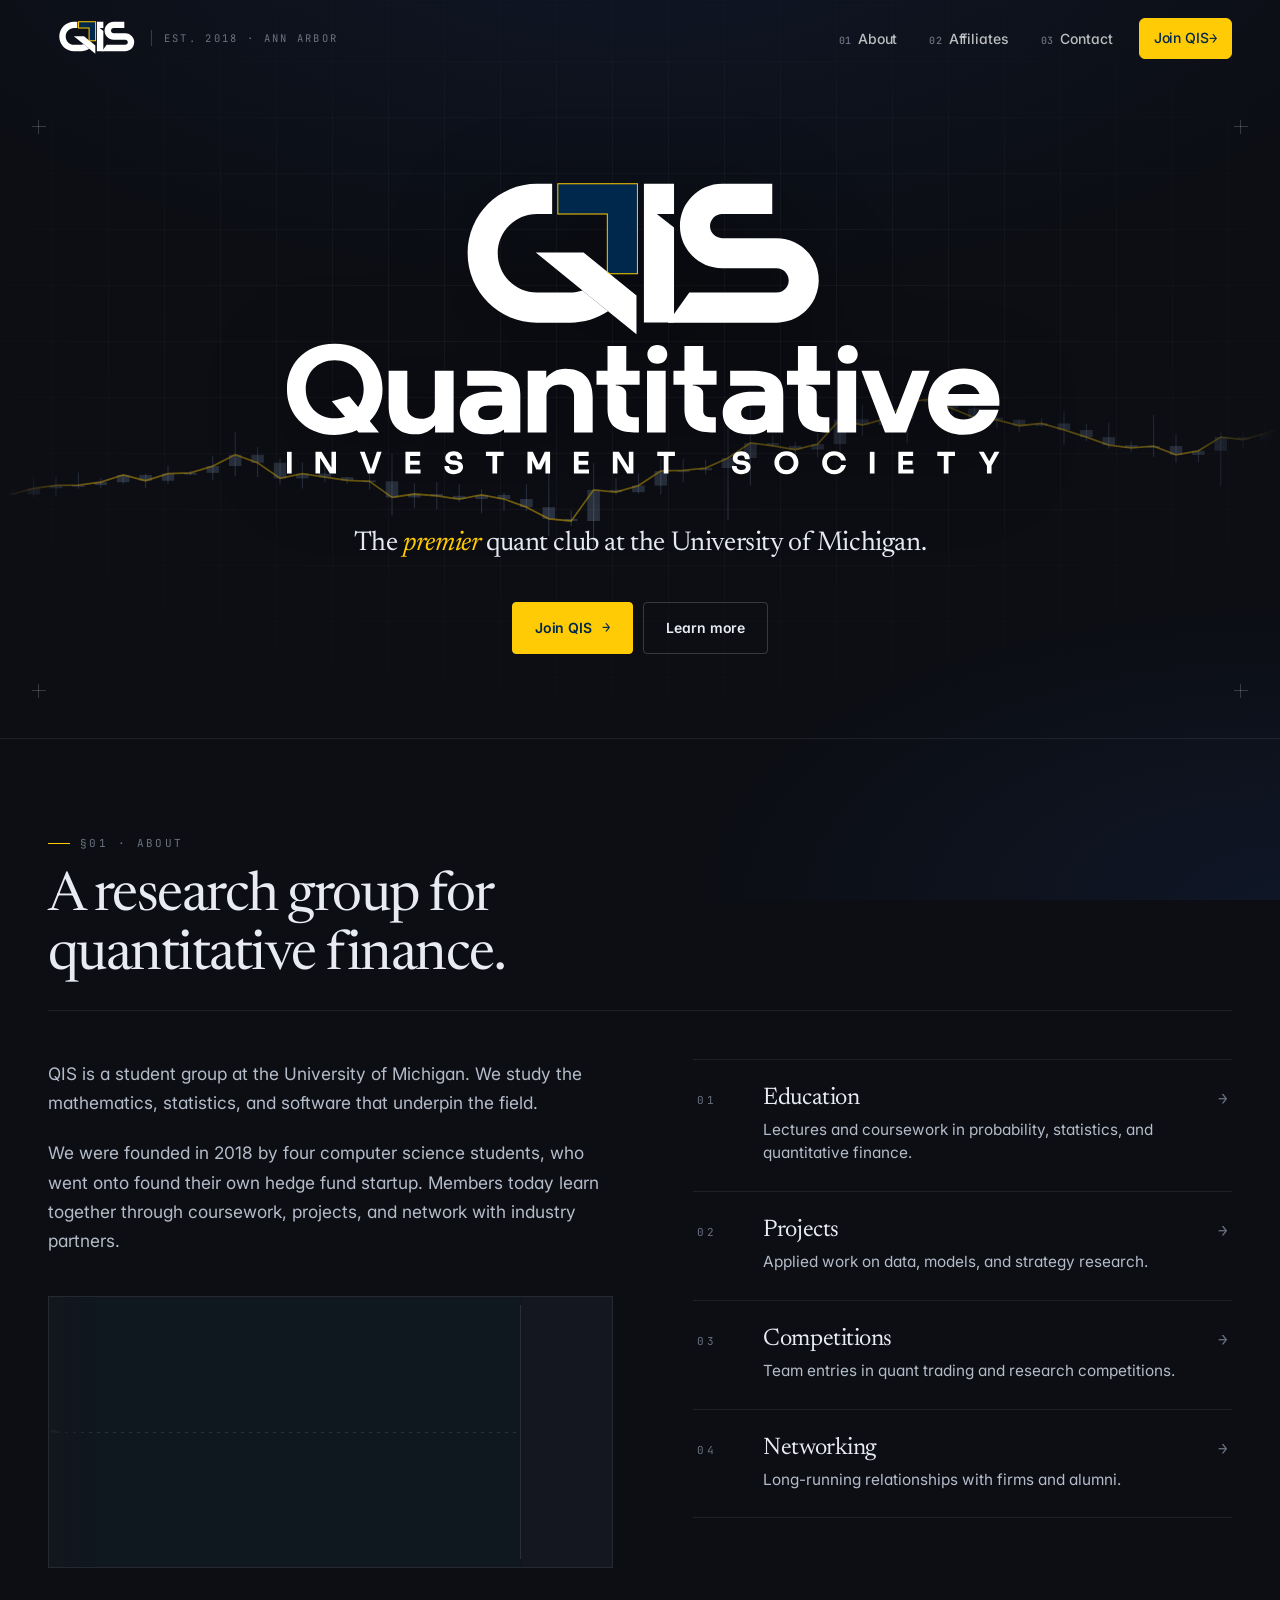
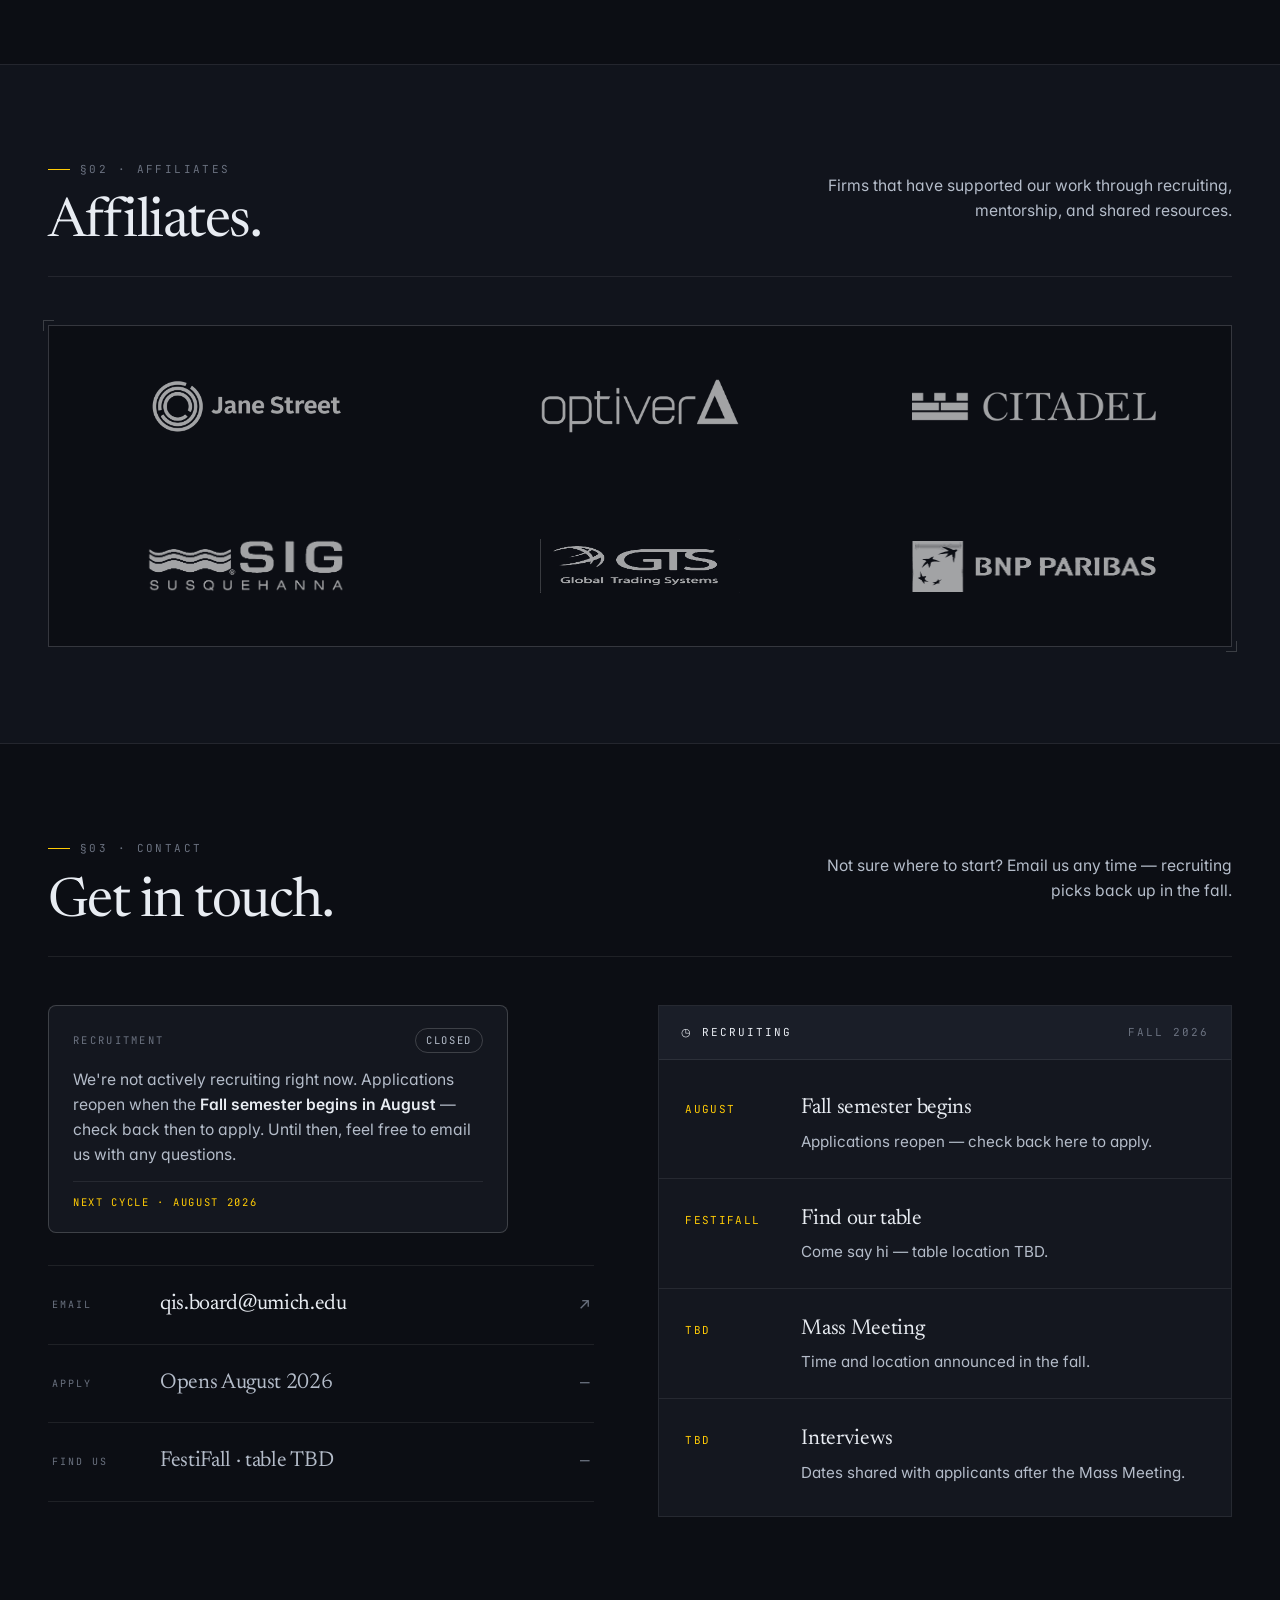
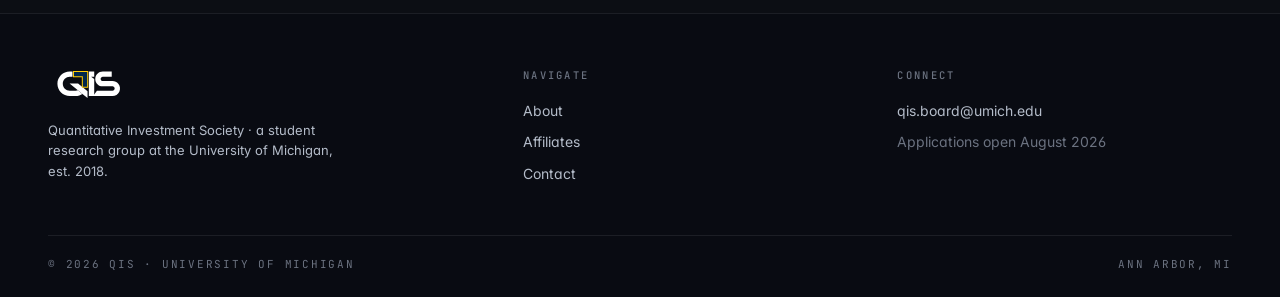
<file: docs/index.html>
<!DOCTYPE html>
<html lang="en">
<head>
    <meta charset="utf-8">
    <meta name="viewport" content="width=device-width, initial-scale=1">
    <meta name="description" content="The premier quantitative finance club at the University of Michigan.">
    <meta name="author" content="Quantitative Investment Society">
    <meta name="theme-color" content="#00274C">

    <title>Quantitative Investment Society &middot; University of Michigan</title>

    <link rel="icon" type="image/svg+xml" href="assets/images/favicon.svg">
    <link rel="icon" type="image/png" href="assets/images/favicon.png">

    <link rel="preconnect" href="https://fonts.googleapis.com">
    <link rel="preconnect" href="https://fonts.gstatic.com" crossorigin>
    <link href="https://fonts.googleapis.com/css2?family=Inter:wght@400;500;600;700&family=JetBrains+Mono:wght@400;500;600&family=Newsreader:ital,wght@0,400;0,500;1,400&display=swap" rel="stylesheet">

    <link rel="stylesheet" href="assets/css/base.css">
    <link rel="stylesheet" href="assets/css/header.css">
    <link rel="stylesheet" href="assets/css/hero.css">
    <link rel="stylesheet" href="assets/css/sections.css">
</head>
<body>

    <!-- ============================================================
         Header
         ============================================================ -->
    <header class="site-header" id="siteHeader">
        <div class="container nav-wrap">
            <a href="#top" class="brand" aria-label="QIS home">
                <img class="brand-mark" src="assets/images/qis-mark-light.svg" alt="QIS">
                <span class="brand-tag">Est. 2018 · Ann Arbor</span>
            </a>
            <button class="nav-toggle" id="navToggle" aria-label="Toggle menu" aria-expanded="false">
                <span></span><span></span><span></span>
            </button>
            <ul class="nav-links" id="navLinks">
                <li><a href="#about"><span class="num">01</span>About</a></li>
                <li><a href="#affiliates"><span class="num">02</span>Affiliates</a></li>
                <li><a href="#contact"><span class="num">03</span>Contact</a></li>
                <li><a class="nav-cta" href="#contact">Join QIS</a></li>
            </ul>
        </div>
    </header>

    <!-- ============================================================
         Hero
         ============================================================ -->
    <section class="hero" id="top">
        <span class="hero-crosshair tl"></span>
        <span class="hero-crosshair tr"></span>
        <span class="hero-crosshair bl"></span>
        <span class="hero-crosshair br"></span>

        <div class="hero-chart" id="heroChart" aria-hidden="true"></div>

        <div class="container hero-inner">
            <img class="hero-wordmark" src="assets/images/qis-wordmark-light.svg" alt="Quantitative Investment Society">

            <p class="hero-tagline">The <em>premier</em> quant club at the University of Michigan.</p>

            <div class="hero-actions">
                <a class="btn btn-primary" href="#contact">
                    Join QIS <span class="arrow">→</span>
                </a>
                <a class="btn btn-ghost" href="#about">Learn more</a>
            </div>
        </div>
    </section>

    <!-- ============================================================
         About
         ============================================================ -->
    <section class="section" id="about">
        <div class="container">
            <div class="section-head reveal">
                <div>
                    <div class="sh-index">§01 · About</div>
                    <h2>A research group for quantitative finance.</h2>
                </div>
            </div>

            <div class="about-grid">
                <div class="about-copy reveal">
                    <p>QIS is a student group at the University of Michigan. We study the mathematics, statistics, and software that underpin the field.</p>
                    <p>We were founded in 2018 by four computer science students, who went onto found their own hedge fund startup. Members today learn together through coursework, projects, and network with industry partners.</p>

                    <div class="about-viz">
                        <canvas class="viz-canvas" id="vizCanvas" aria-hidden="true"></canvas>
                    </div>
                </div>

                <ol class="pillars reveal">
                    <li class="pillar">
                        <span class="pillar-num">01</span>
                        <div class="pillar-body">
                            <h3>Education</h3>
                            <p>Lectures and coursework in probability, statistics, and quantitative finance.</p>
                        </div>
                        <span class="pillar-arrow">→</span>
                    </li>
                    <li class="pillar">
                        <span class="pillar-num">02</span>
                        <div class="pillar-body">
                            <h3>Projects</h3>
                            <p>Applied work on data, models, and strategy research.</p>
                        </div>
                        <span class="pillar-arrow">→</span>
                    </li>
                    <li class="pillar">
                        <span class="pillar-num">03</span>
                        <div class="pillar-body">
                            <h3>Competitions</h3>
                            <p>Team entries in quant trading and research competitions.</p>
                        </div>
                        <span class="pillar-arrow">→</span>
                    </li>
                    <li class="pillar">
                        <span class="pillar-num">04</span>
                        <div class="pillar-body">
                            <h3>Networking</h3>
                            <p>Long-running relationships with firms and alumni.</p>
                        </div>
                        <span class="pillar-arrow">→</span>
                    </li>
                </ol>
            </div>
        </div>
    </section>

    <!-- ============================================================
         Affiliates
         ============================================================ -->
    <section class="section section--alt" id="affiliates">
        <div class="container">
            <div class="section-head reveal">
                <div>
                    <div class="sh-index">§02 · Affiliates</div>
                    <h2>Affiliates.</h2>
                </div>
                <p class="sh-right">Firms that have supported our work through recruiting, mentorship, and shared resources.</p>
            </div>

            <div class="sponsor-grid-wrap reveal">
                <div class="sponsor-grid">
                    <div class="sponsor"><img src="assets/images/logos/janest.png" alt="Jane Street"></div>
                    <div class="sponsor"><img src="assets/images/logos/optiver.png" alt="Optiver"></div>
                    <div class="sponsor"><img src="assets/images/logos/citadel.png" alt="Citadel"></div>
                    <div class="sponsor"><img src="assets/images/logos/sig.png" alt="Susquehanna International Group"></div>
                    <div class="sponsor"><img src="assets/images/logos/gts.png" alt="Global Trading Systems"></div>
                    <div class="sponsor"><img src="assets/images/logos/bnp.png" alt="BNP Paribas"></div>
                </div>
            </div>
        </div>
    </section>

    <!-- ============================================================
         Contact
         ============================================================ -->
    <section class="section" id="contact">
        <div class="container">
            <div class="section-head reveal">
                <div>
                    <div class="sh-index">§03 · Contact</div>
                    <h2>Get in touch.</h2>
                </div>
                <p class="sh-right">Not sure where to start? Email us any time — recruiting picks back up in the fall.</p>
            </div>

            <div class="contact-grid">
                <div class="contact-copy reveal">
                    <div class="recruit-status">
                        <div class="rs-head">
                            <span class="rs-label">Recruitment</span>
                            <span class="rs-state">Closed</span>
                        </div>
                        <p class="rs-body">We're not actively recruiting right now. Applications reopen when the <strong>Fall semester begins in August</strong> — check back then to apply. Until then, feel free to email us with any questions.</p>
                        <div class="rs-foot mono">Next cycle · August 2026</div>
                    </div>
                    <div class="contact-links">
                        <a class="contact-link" href="mailto:qis.board@umich.edu">
                            <span class="cl-badge">Email</span>
                            <span class="cl-value">qis.board@umich.edu</span>
                            <span class="cl-arrow">↗</span>
                        </a>
                        <div class="contact-link is-static">
                            <span class="cl-badge">Apply</span>
                            <span class="cl-value">Opens August 2026</span>
                            <span class="cl-arrow">—</span>
                        </div>
                        <div class="contact-link is-static">
                            <span class="cl-badge">Find us</span>
                            <span class="cl-value">FestiFall · table TBD</span>
                            <span class="cl-arrow">—</span>
                        </div>
                    </div>
                </div>

                <div class="agenda-card reveal">
                    <div class="map-head">
                        <span class="mh-loc">◷ Recruiting</span>
                        <span class="mh-coord mono">Fall 2026</span>
                    </div>
                    <ul class="agenda-list">
                        <li class="agenda-item">
                            <span class="ag-when mono">August</span>
                            <div class="ag-body">
                                <div class="ag-title">Fall semester begins</div>
                                <div class="ag-desc">Applications reopen — check back here to apply.</div>
                            </div>
                        </li>
                        <li class="agenda-item">
                            <span class="ag-when mono">FestiFall</span>
                            <div class="ag-body">
                                <div class="ag-title">Find our table</div>
                                <div class="ag-desc">Come say hi — table location TBD.</div>
                            </div>
                        </li>
                        <li class="agenda-item">
                            <span class="ag-when mono">TBD</span>
                            <div class="ag-body">
                                <div class="ag-title">Mass Meeting</div>
                                <div class="ag-desc">Time and location announced in the fall.</div>
                            </div>
                        </li>
                        <li class="agenda-item">
                            <span class="ag-when mono">TBD</span>
                            <div class="ag-body">
                                <div class="ag-title">Interviews</div>
                                <div class="ag-desc">Dates shared with applicants after the Mass Meeting.</div>
                            </div>
                        </li>
                    </ul>
                </div>
            </div>
        </div>
    </section>

    <!-- ============================================================
         Footer
         ============================================================ -->
    <footer class="site-footer">
        <div class="container">
            <div class="footer-top">
                <div class="footer-brand-col">
                    <a href="#top" class="footer-brand" aria-label="QIS home">
                        <img src="assets/images/qis-mark-light.svg" alt="QIS">
                    </a>
                    <p class="footer-tagline">Quantitative Investment Society &middot; a student research group at the University of Michigan, est. 2018.</p>
                </div>
                <div class="footer-col">
                    <h4>Navigate</h4>
                    <ul>
                        <li><a href="#about">About</a></li>
                        <li><a href="#affiliates">Affiliates</a></li>
                        <li><a href="#contact">Contact</a></li>
                    </ul>
                </div>
                <div class="footer-col">
                    <h4>Connect</h4>
                    <ul>
                        <li><a href="mailto:qis.board@umich.edu">qis.board@umich.edu</a></li>
                        <li><span class="footer-muted">Applications open August 2026</span></li>
                    </ul>
                </div>
            </div>

            <div class="footer-bot">
                <div>© 2026 QIS · University of Michigan</div>
                <div>Ann Arbor, MI</div>
            </div>
        </div>
    </footer>

    <script src="assets/js/qis.js" defer></script>
    <script src="assets/js/viz.js" defer></script>
</body>
</html>
</file>
<file: docs/assets/css/base.css>
/* ============================================================
   QIS · base tokens, reset, typography
   ============================================================ */

:root {
    /* Brand */
    --navy:        #00274C;
    --navy-deep:   #001a36;
    --maize:       #FFCB05;
    --maize-soft:  #ffd94a;

    /* Neutrals — deep blue-charcoal, lifted off pure black */
    --paper:       #0c0e14;   /* page base */
    --paper-alt:   #11141c;   /* alternating section band */
    --ink:         #e8ecf2;   /* primary text */
    --ink-dim:     #b4bcc9;   /* secondary */
    --ink-faint:   #6b7280;   /* tertiary / labels */
    --surface:     #14171f;
    --surface-2:   #1a1e28;
    --surface-3:   #222734;

    /* Soft depth glow tint (navy), painted faintly behind the page */
    --glow:        rgba(40, 95, 200, 0.10);

    /* Tint — base channel for subtle overlays/lines; flips per theme */
    --tint-rgb:    255, 255, 255;

    /* Deep chrome surfaces (ticker bar, footer, glassy header, mobile nav) */
    --bar-bg:           #070910;
    --footer-bg:        #090b12;
    --header-scroll-bg: rgba(7, 8, 11, 0.78);
    --nav-mobile-bg:    rgba(14, 16, 22, 0.96);

    /* Filters that must invert per theme */
    --map-filter:        invert(0.92) hue-rotate(180deg) brightness(0.95) contrast(0.95) saturate(0.9);
    --logo-filter:       grayscale(1) brightness(0) invert(0.78) contrast(0.95);
    --logo-filter-hover: grayscale(0) brightness(0) invert(1);
    --wordmark-shadow:   rgba(0,0,0,0.45);

    /* Lines */
    --hair:        rgba(var(--tint-rgb), 0.08);
    --hair-strong: rgba(var(--tint-rgb), 0.18);

    /* Data accents (use sparingly, data only) */
    --bull:        #4ade80;   /* terminal green */
    --bear:        #f87171;   /* risk red */
    --signal:      #60a5fa;   /* research blue */

    /* Emphasis text accent — readable per theme */
    --accent-ink:  var(--maize);

    /* Motion */
    --ease:        cubic-bezier(0.22, 1, 0.36, 1);
    --ease-in:     cubic-bezier(0.6, 0, 0.8, 0.2);

    /* Shadow */
    --shadow-sm:   0 1px 0 rgba(var(--tint-rgb),0.04) inset, 0 2px 8px rgba(0,0,0,0.25);
    --shadow-md:   0 1px 0 rgba(var(--tint-rgb),0.04) inset, 0 10px 30px rgba(0,0,0,0.35);

    /* Radii */
    --r-xs: 4px;
    --r-sm: 8px;
    --r-md: 12px;

    /* Layout */
    --container:   1240px;
    --gutter:      28px;

    /* Fonts */
    --f-sans:  'Inter', -apple-system, BlinkMacSystemFont, 'Segoe UI', Roboto, sans-serif;
    --f-serif: 'Newsreader', 'Iowan Old Style', Georgia, serif;
    --f-mono:  'JetBrains Mono', 'SF Mono', Menlo, Consolas, monospace;
}

/* ============================================================
   Reset
   ============================================================ */

* { box-sizing: border-box; }

html {
    scroll-behavior: smooth;
    -webkit-text-size-adjust: 100%;
}

body {
    margin: 0;
    font-family: var(--f-sans);
    font-size: 16px;
    line-height: 1.55;
    color: var(--ink);
    background-color: var(--paper);
    background-image:
        radial-gradient(ellipse 90% 60% at 50% -10%, var(--glow), transparent 70%),
        radial-gradient(ellipse 70% 50% at 100% 100%, var(--glow), transparent 65%);
    background-attachment: fixed;
    -webkit-font-smoothing: antialiased;
    -moz-osx-font-smoothing: grayscale;
    overflow-x: hidden;
    font-feature-settings: "ss01", "cv11";
}

/* Alternating tonal band to break up the page */
.section--alt {
    background: var(--paper-alt);
    border-top: 1px solid var(--hair);
    border-bottom: 1px solid var(--hair);
}

img, svg { max-width: 100%; display: block; }

a {
    color: inherit;
    text-decoration: none;
    transition: color .2s var(--ease);
}

button { font: inherit; }

/* Editorial heads — serif for h2s, sans stays on small heads */
h1, h2, h3, h4 {
    margin: 0 0 .35em;
    color: var(--ink);
    letter-spacing: -0.02em;
    line-height: 1.08;
    font-weight: 500;
}

h1 {
    font-family: var(--f-serif);
    font-size: clamp(2.6rem, 6.4vw, 5rem);
    font-weight: 400;
    letter-spacing: -0.035em;
}

h2 {
    font-family: var(--f-serif);
    font-size: clamp(2rem, 4.4vw, 3.4rem);
    font-weight: 400;
    letter-spacing: -0.028em;
}

h3 {
    font-family: var(--f-sans);
    font-size: 1.1rem;
    font-weight: 600;
    letter-spacing: -0.01em;
}

p {
    margin: 0 0 1em;
    color: var(--ink-dim);
}

/* Monospace utility — used everywhere for data/labels/codes */
.mono {
    font-family: var(--f-mono);
    font-feature-settings: "tnum", "zero";
}

/* Tiny all-caps section label (the "terminal" label) */
.kicker {
    font-family: var(--f-mono);
    font-size: 11px;
    font-weight: 500;
    letter-spacing: 0.22em;
    text-transform: uppercase;
    color: var(--ink-faint);
    display: inline-flex;
    align-items: center;
    gap: 8px;
}

.kicker::before {
    content: "";
    width: 6px;
    height: 6px;
    background: var(--maize);
    border-radius: 1px;
    display: inline-block;
}

.kicker--plain::before { display: none; }

/* Layout */
.container {
    max-width: var(--container);
    margin: 0 auto;
    padding: 0 var(--gutter);
}

.hairline {
    height: 1px;
    background: var(--hair);
    border: 0;
    margin: 0;
}

.section {
    padding: 96px 0;
    position: relative;
}

@media (max-width: 960px) {
    .section { padding: 64px 0; }
}

/* Reveal-on-scroll */
.reveal {
    opacity: 0;
    transform: translateY(16px);
    transition: opacity .9s var(--ease), transform .9s var(--ease);
}
.reveal.is-in {
    opacity: 1;
    transform: translateY(0);
}

/* Selection */
::selection { background: var(--maize); color: var(--navy); }

/* Reduced motion */
@media (prefers-reduced-motion: reduce) {
    *, *::before, *::after {
        animation-duration: .001ms !important;
        transition-duration: .001ms !important;
    }
    html { scroll-behavior: auto; }
}
</file>
<file: docs/assets/css/header.css>
/* ============================================================
   QIS · Ticker bar (top of page)
   ============================================================ */

.ticker-bar {
    position: fixed;
    top: 0; left: 0; right: 0;
    height: 32px;
    background: var(--bar-bg);
    border-bottom: 1px solid var(--hair);
    color: var(--ink-dim);
    font-family: var(--f-mono);
    font-size: 11.5px;
    letter-spacing: 0.04em;
    z-index: 60;
    display: flex;
    align-items: center;
    overflow: hidden;
}

.ticker-bar .tb-label {
    flex: 0 0 auto;
    padding: 0 14px;
    height: 100%;
    display: inline-flex;
    align-items: center;
    gap: 8px;
    background: var(--navy);
    color: var(--maize);
    font-weight: 600;
    letter-spacing: 0.18em;
    border-right: 1px solid var(--hair);
    white-space: nowrap;
}

.tb-label .tb-dot {
    width: 6px; height: 6px;
    border-radius: 50%;
    background: var(--maize);
    box-shadow: 0 0 8px var(--maize);
    animation: tb-blink 1.6s ease-in-out infinite;
}

@keyframes tb-blink {
    0%, 100% { opacity: 1; }
    50%      { opacity: 0.25; }
}

.ticker-track-wrap {
    flex: 1 1 auto;
    overflow: hidden;
    position: relative;
    mask-image: linear-gradient(90deg, transparent 0, #000 40px, #000 calc(100% - 40px), transparent 100%);
    -webkit-mask-image: linear-gradient(90deg, transparent 0, #000 40px, #000 calc(100% - 40px), transparent 100%);
}

.ticker-track {
    display: inline-flex;
    align-items: center;
    gap: 34px;
    padding-left: 34px;
    white-space: nowrap;
    animation: ticker-scroll 90s linear infinite;
    will-change: transform;
}

@keyframes ticker-scroll {
    from { transform: translate3d(0, 0, 0); }
    to   { transform: translate3d(-50%, 0, 0); }
}

.ticker-bar:hover .ticker-track { animation-play-state: paused; }

.tk { display: inline-flex; align-items: center; gap: 8px; }
.tk-sym { color: var(--ink); font-weight: 600; }
.tk-price { color: var(--ink-dim); }
.tk-chg { font-weight: 500; }
.tk-chg.up   { color: var(--bull); }
.tk-chg.down { color: var(--bear); }
.tk-sep { color: var(--ink-faint); }

/* ============================================================
   Header
   ============================================================ */

.site-header {
    position: fixed;
    top: 0; left: 0; right: 0;
    z-index: 50;
    padding: 18px 0;
    transition: background .25s var(--ease), backdrop-filter .25s var(--ease),
                box-shadow .25s var(--ease), padding .25s var(--ease),
                border-color .25s var(--ease);
    border-bottom: 1px solid transparent;
}

.site-header.is-scrolled {
    background: var(--header-scroll-bg);
    backdrop-filter: saturate(160%) blur(14px);
    -webkit-backdrop-filter: saturate(160%) blur(14px);
    border-bottom-color: var(--hair);
    padding: 12px 0;
}

.nav-wrap {
    display: flex;
    align-items: center;
    justify-content: space-between;
    gap: 24px;
}

.brand {
    display: inline-flex;
    align-items: center;
    gap: 12px;
    position: relative;
}

.brand-mark {
    height: 36px;
    width: auto;
    transition: height .25s var(--ease);
}

.brand-tag {
    font-family: var(--f-mono);
    font-size: 10.5px;
    letter-spacing: 0.22em;
    text-transform: uppercase;
    color: var(--ink-faint);
    border-left: 1px solid var(--hair-strong);
    padding-left: 12px;
    display: none;
}

@media (min-width: 760px) {
    .brand-tag { display: inline-block; }
}

.site-header.is-scrolled .brand-mark { height: 30px; }

.nav-links {
    display: flex;
    align-items: center;
    gap: 4px;
    list-style: none;
    margin: 0; padding: 0;
}

.nav-links > li > a {
    display: inline-block;
    padding: 8px 14px;
    color: rgba(var(--tint-rgb), 0.72);
    font-size: 14px;
    font-weight: 500;
    letter-spacing: -0.005em;
    position: relative;
    border-radius: 6px;
}

.nav-links > li > a:hover {
    color: var(--ink);
    background: rgba(var(--tint-rgb), 0.04);
}

.nav-links > li > a .num {
    font-family: var(--f-mono);
    color: var(--ink-faint);
    font-size: 10px;
    margin-right: 6px;
    letter-spacing: 0.06em;
}

.nav-cta {
    display: inline-flex;
    align-items: center;
    gap: 8px;
    padding: 9px 16px 9px 18px;
    margin-left: 8px;
    background: var(--maize);
    color: var(--navy) !important;
    font-weight: 600;
    font-size: 13.5px;
    border-radius: 4px;
    border: 1px solid var(--maize);
    transition: background .2s var(--ease), transform .2s var(--ease), box-shadow .2s var(--ease);
}

.nav-cta:hover {
    background: var(--maize-soft);
    transform: translateY(-1px);
    box-shadow: 0 6px 16px rgba(255,203,5,0.18);
}

.nav-cta::after {
    content: "→";
    font-family: var(--f-mono);
    font-weight: 400;
}

.nav-toggle {
    display: none;
    background: transparent;
    border: 1px solid var(--hair-strong);
    border-radius: 4px;
    padding: 8px 10px;
    cursor: pointer;
}
.nav-toggle span {
    display: block;
    width: 18px; height: 1.5px;
    background: var(--ink);
    margin: 4px 0;
}

@media (max-width: 760px) {
    .nav-toggle { display: block; }
    .nav-links {
        position: fixed;
        top: 72px; left: 16px; right: 16px;
        flex-direction: column;
        align-items: stretch;
        gap: 2px;
        padding: 14px;
        background: var(--nav-mobile-bg);
        border: 1px solid var(--hair-strong);
        border-radius: 8px;
        box-shadow: var(--shadow-md);
        backdrop-filter: blur(12px);
        transform: translateY(-8px);
        opacity: 0;
        pointer-events: none;
        transition: transform .25s var(--ease), opacity .25s var(--ease);
    }
    .nav-links.is-open {
        transform: translateY(0);
        opacity: 1;
        pointer-events: auto;
    }
    .nav-links > li > a { padding: 12px 14px; }
    .nav-cta { margin: 6px 0 0; justify-content: center; }
}

/* ============================================================
   Buttons
   ============================================================ */

.btn {
    display: inline-flex;
    align-items: center;
    gap: 10px;
    padding: 14px 22px;
    font-weight: 600;
    font-size: 14px;
    letter-spacing: -0.005em;
    border-radius: 4px;
    border: 1px solid transparent;
    cursor: pointer;
    white-space: nowrap;
    transition: background .2s var(--ease), color .2s var(--ease),
                border-color .2s var(--ease), transform .2s var(--ease),
                box-shadow .2s var(--ease);
}

.btn .arrow {
    font-family: var(--f-mono);
    font-weight: 400;
    transition: transform .25s var(--ease);
}
.btn:hover .arrow { transform: translateX(3px); }

.btn-primary {
    background: var(--maize);
    color: var(--navy);
    border-color: var(--maize);
}
.btn-primary:hover {
    background: var(--maize-soft);
    box-shadow: 0 8px 22px rgba(255,203,5,0.2);
    transform: translateY(-1px);
}

.btn-ghost {
    background: transparent;
    color: var(--ink);
    border-color: var(--hair-strong);
}
.btn-ghost:hover {
    border-color: rgba(var(--tint-rgb), 0.38);
    background: rgba(var(--tint-rgb), 0.03);
}
</file>
<file: docs/assets/css/hero.css>
/* ============================================================
   QIS · Hero
   ============================================================ */

.hero {
    position: relative;
    padding: 168px 0 84px;
    overflow: hidden;
    isolation: isolate;
    border-bottom: 1px solid var(--hair);
}

/* Technical grid background with animated scan line */
.hero::before {
    content: "";
    position: absolute; inset: 0;
    background-image:
        linear-gradient(rgba(var(--tint-rgb),0.045) 1px, transparent 1px),
        linear-gradient(90deg, rgba(var(--tint-rgb),0.045) 1px, transparent 1px);
    background-size: 56px 56px;
    background-position: center center;
    mask-image: radial-gradient(ellipse 80% 70% at 50% 45%, #000 20%, transparent 85%);
    -webkit-mask-image: radial-gradient(ellipse 80% 70% at 50% 45%, #000 20%, transparent 85%);
    z-index: 0;
}

/* Crosshair corner marks */
.hero-crosshair {
    position: absolute;
    z-index: 0;
    width: 14px;
    height: 14px;
    color: var(--hair-strong);
    pointer-events: none;
}
.hero-crosshair::before,
.hero-crosshair::after {
    content: "";
    position: absolute;
    background: currentColor;
}
.hero-crosshair::before { left: 6px; top: 0; bottom: 0; width: 1px; }
.hero-crosshair::after  { top: 6px; left: 0; right: 0; height: 1px; }

.hero-crosshair.tl { top: 120px; left: 32px; }
.hero-crosshair.tr { top: 120px; right: 32px; }
.hero-crosshair.bl { bottom: 40px; left: 32px; }
.hero-crosshair.br { bottom: 40px; right: 32px; }

@media (max-width: 720px) {
    .hero-crosshair { display: none; }
}

.hero-inner {
    position: relative;
    z-index: 2;
    max-width: 1040px;
    margin: 0 auto;
    text-align: center;
    display: flex;
    flex-direction: column;
    align-items: center;
    gap: 36px;
}

/* Market chart background */
.hero-chart {
    position: absolute;
    left: 0; right: 0; bottom: 0;
    height: 68%;
    z-index: 0;
    pointer-events: none;
    opacity: 0.95;
    mask-image:
        linear-gradient(to top, #000 22%, rgba(0,0,0,0.65) 55%, transparent 92%),
        linear-gradient(to right, transparent, #000 7%, #000 93%, transparent);
    -webkit-mask-image:
        linear-gradient(to top, #000 22%, rgba(0,0,0,0.65) 55%, transparent 92%),
        linear-gradient(to right, transparent, #000 7%, #000 93%, transparent);
    mask-composite: intersect;
    -webkit-mask-composite: source-in;
}
.hero-chart svg { width: 100%; height: 100%; display: block; }

.hero-chart .hc-wick { stroke-width: 1; }
.hero-chart .hc-line {
    fill: none;
    stroke: var(--maize);
    stroke-width: 1.5;
    opacity: 0.6;
}

/* Eyebrow with live dot */
.hero-meta {
    display: inline-flex;
    align-items: center;
    gap: 16px;
    padding: 6px 14px 6px 10px;
    border: 1px solid var(--hair-strong);
    border-radius: 999px;
    background: rgba(var(--tint-rgb),0.02);
    font-family: var(--f-mono);
    font-size: 11px;
    letter-spacing: 0.14em;
    text-transform: uppercase;
    color: var(--ink-dim);
}

.hero-meta .hm-dot {
    width: 7px; height: 7px;
    border-radius: 50%;
    background: var(--bull);
    box-shadow: 0 0 0 0 rgba(74,222,128,0.6);
    animation: hm-pulse 2.4s ease-out infinite;
}

@keyframes hm-pulse {
    0%   { box-shadow: 0 0 0 0 rgba(74,222,128,0.55); }
    70%  { box-shadow: 0 0 0 11px rgba(74,222,128,0); }
    100% { box-shadow: 0 0 0 0 rgba(74,222,128,0); }
}

.hero-meta .hm-sep { color: var(--ink-faint); }
.hero-meta .hm-time { color: var(--ink); font-weight: 500; }

/* Wordmark */
.hero-wordmark {
    width: min(740px, 88vw);
    height: auto;
    filter: drop-shadow(0 12px 40px var(--wordmark-shadow));
}

/* Tagline */
.hero-tagline {
    font-family: var(--f-serif);
    font-size: clamp(1.3rem, 2.4vw, 1.7rem);
    font-weight: 400;
    line-height: 1.35;
    color: var(--ink);
    letter-spacing: -0.015em;
    max-width: 640px;
    margin: 0;
}

.hero-tagline em {
    font-style: italic;
    color: var(--accent-ink);
}

.hero-actions {
    display: inline-flex;
    flex-wrap: wrap;
    gap: 10px;
    justify-content: center;
    margin-top: 4px;
}

/* Stat strip under buttons — counting numbers */
.hero-stats {
    display: flex;
    align-items: stretch;
    gap: 0;
    margin-top: 32px;
    border-top: 1px solid var(--hair);
    border-bottom: 1px solid var(--hair);
    width: 100%;
    max-width: 860px;
}

.hero-stat {
    flex: 1 1 0;
    padding: 22px 18px;
    border-right: 1px solid var(--hair);
    text-align: left;
}
.hero-stat:last-child { border-right: 0; }

.hero-stat .hs-label {
    font-family: var(--f-mono);
    font-size: 10.5px;
    letter-spacing: 0.22em;
    text-transform: uppercase;
    color: var(--ink-faint);
    margin-bottom: 10px;
}

.hero-stat .hs-num {
    font-family: var(--f-serif);
    font-size: clamp(1.8rem, 3.5vw, 2.4rem);
    color: var(--ink);
    letter-spacing: -0.03em;
    line-height: 1;
    font-feature-settings: "tnum";
}

.hero-stat .hs-num .unit {
    font-family: var(--f-mono);
    font-size: 0.55em;
    color: var(--ink-faint);
    margin-left: 4px;
    letter-spacing: 0.06em;
    vertical-align: baseline;
}

@media (max-width: 720px) {
    .hero-stats { flex-wrap: wrap; }
    .hero-stat {
        flex: 1 1 50%;
        border-bottom: 1px solid var(--hair);
    }
    .hero-stat:nth-child(2) { border-right: 0; }
    .hero-stat:nth-child(3) { border-bottom: 0; }
    .hero-stat:nth-child(4) { border-right: 0; border-bottom: 0; }
}

/* Sparkline strip */
.hero-spark {
    width: 100%;
    max-width: 860px;
    height: 64px;
    display: block;
    color: var(--maize);
    opacity: 0.85;
}

.hero-spark path.line {
    fill: none;
    stroke: currentColor;
    stroke-width: 1.25;
    stroke-dasharray: 1800;
    stroke-dashoffset: 1800;
    animation: spark-draw 3s var(--ease) .4s forwards;
}

.hero-spark path.area {
    fill: currentColor;
    opacity: 0;
    animation: spark-fill 2s var(--ease) 2.2s forwards;
}

@keyframes spark-draw { to { stroke-dashoffset: 0; } }
@keyframes spark-fill { to { opacity: 0.08; } }

.hero-spark-wrap {
    width: 100%;
    max-width: 860px;
    display: flex;
    align-items: center;
    justify-content: space-between;
    font-family: var(--f-mono);
    font-size: 10.5px;
    color: var(--ink-faint);
    letter-spacing: 0.18em;
    text-transform: uppercase;
    margin-top: -8px;
}

.hero-spark-wrap .hsw-right { color: var(--bull); }

/* Scroll cue */
.scroll-cue {
    position: absolute;
    left: 50%;
    bottom: 36px;
    transform: translateX(-50%);
    font-family: var(--f-mono);
    font-size: 10.5px;
    color: var(--ink-faint);
    letter-spacing: 0.22em;
    text-transform: uppercase;
    display: inline-flex;
    flex-direction: column;
    align-items: center;
    gap: 8px;
    z-index: 2;
}

.scroll-cue::after {
    content: "";
    width: 1px; height: 26px;
    background: linear-gradient(to bottom, var(--hair-strong), transparent);
    animation: cue-pulse 2.2s ease-in-out infinite;
}

@keyframes cue-pulse {
    0%, 100% { opacity: 0.4; transform: scaleY(0.6); transform-origin: top; }
    50%      { opacity: 1;   transform: scaleY(1); }
}

@media (max-width: 960px) {
    .hero { padding: 150px 0 64px; }
    .scroll-cue { display: none; }
}
</file>
<file: docs/assets/css/sections.css>
/* ============================================================
   QIS · Sections
   ============================================================ */

/* Section header pattern */
.section-head {
    display: grid;
    grid-template-columns: 1fr 1fr;
    align-items: end;
    gap: 40px;
    margin-bottom: 48px;
    padding-bottom: 24px;
    border-bottom: 1px solid var(--hair);
}
.section-head .sh-index {
    font-family: var(--f-mono);
    font-size: 11px;
    letter-spacing: 0.22em;
    text-transform: uppercase;
    color: var(--ink-faint);
    margin-bottom: 16px;
    display: flex;
    align-items: center;
    gap: 10px;
}
.section-head .sh-index::before {
    content: "";
    width: 22px; height: 1px;
    background: var(--maize);
    display: inline-block;
}
.section-head h2 {
    margin: 0;
    max-width: 22ch;
}
.section-head .sh-right {
    align-self: center;
    justify-self: end;
    text-align: right;
    max-width: 440px;
    color: var(--ink-dim);
    font-size: 0.98rem;
    line-height: 1.55;
}
@media (max-width: 820px) {
    .section-head {
        grid-template-columns: 1fr;
        gap: 18px;
    }
    .section-head .sh-right { justify-self: start; text-align: left; }
}

/* ============================================================
   About
   ============================================================ */

.about-grid {
    display: grid;
    grid-template-columns: 1.05fr 1fr;
    gap: 80px;
    align-items: start;
}

.about-copy p {
    font-size: 1.08rem;
    line-height: 1.7;
    color: var(--ink-dim);
    max-width: 52ch;
}
.about-copy p + p { margin-top: 1.2em; }
.about-copy strong { color: var(--ink); font-weight: 500; }

.about-pullquote {
    margin-top: 36px;
    padding-left: 20px;
    border-left: 2px solid var(--maize);
    font-family: var(--f-serif);
    font-size: 1.4rem;
    line-height: 1.4;
    color: var(--ink);
    letter-spacing: -0.015em;
}

.about-meta {
    margin-top: 28px;
    display: flex;
    gap: 32px;
    flex-wrap: wrap;
    font-family: var(--f-mono);
    font-size: 11px;
    letter-spacing: 0.18em;
    text-transform: uppercase;
    color: var(--ink-faint);
}
.about-meta span strong {
    display: block;
    color: var(--ink);
    font-family: var(--f-sans);
    font-size: 18px;
    font-weight: 500;
    letter-spacing: -0.01em;
    text-transform: none;
    margin-top: 4px;
}

/* About — quick facts grid */
.about-facts {
    margin: 40px 0 0;
    display: grid;
    grid-template-columns: 1fr 1fr;
    border-top: 1px solid var(--hair);
    border-left: 1px solid var(--hair);
}
.about-facts .fact {
    padding: 20px 22px;
    border-right: 1px solid var(--hair);
    border-bottom: 1px solid var(--hair);
}
.about-facts dt {
    font-family: var(--f-mono);
    font-size: 10.5px;
    letter-spacing: 0.2em;
    text-transform: uppercase;
    color: var(--ink-faint);
    margin-bottom: 8px;
}
.about-facts dd {
    margin: 0;
    color: var(--ink);
    font-size: 1rem;
    line-height: 1.4;
    letter-spacing: -0.01em;
}
@media (max-width: 480px) {
    .about-facts { grid-template-columns: 1fr; }
}

/* About — random-walk panel (untitled) in the left-column gap */
.about-viz {
    margin: 40px 0 0;
    border: 1px solid var(--hair);
    background: var(--surface);
    overflow: hidden;
}
.viz-canvas {
    display: block;
    width: 100%;
    height: 270px;
    -webkit-mask-image: linear-gradient(90deg, transparent 0, #000 8%, #000 100%);
    mask-image: linear-gradient(90deg, transparent 0, #000 8%, #000 100%);
}

/* Pillars column — numbered, editorial rows */
.pillars {
    list-style: none;
    margin: 0;
    padding: 0;
    border-top: 1px solid var(--hair);
}

.pillar {
    display: grid;
    grid-template-columns: 44px 1fr auto;
    gap: 22px;
    align-items: baseline;
    padding: 26px 4px;
    border-bottom: 1px solid var(--hair);
    transition: background .2s var(--ease);
    position: relative;
}
.pillar:hover { background: rgba(var(--tint-rgb),0.015); }
.pillar:hover .pillar-arrow { transform: translateX(4px); color: var(--maize); }

.pillar-num {
    font-family: var(--f-mono);
    font-size: 11px;
    letter-spacing: 0.2em;
    color: var(--ink-faint);
    padding-top: 4px;
}

.pillar-body h3 {
    font-family: var(--f-serif);
    font-size: 1.5rem;
    font-weight: 400;
    letter-spacing: -0.02em;
    color: var(--ink);
    margin: 0 0 6px;
}

.pillar-body p {
    font-size: 0.96rem;
    color: var(--ink-dim);
    margin: 0;
    line-height: 1.55;
}

.pillar-arrow {
    font-family: var(--f-mono);
    color: var(--ink-faint);
    transition: transform .25s var(--ease), color .25s var(--ease);
}

@media (max-width: 960px) {
    .about-grid { grid-template-columns: 1fr; gap: 52px; }
}

/* ============================================================
   Affiliates
   ============================================================ */

#affiliates {
    position: relative;
}

.sponsor-grid {
    display: grid;
    grid-template-columns: repeat(3, 1fr);
    gap: 0;
    border: 1px solid var(--hair);
    background: var(--hair);
}

.sponsor {
    position: relative;
    background: var(--paper);
    padding: 46px 28px;
    min-height: 160px;
    display: grid;
    place-items: center;
    transition: background .3s var(--ease);
    overflow: hidden;
}

.sponsor::before {
    content: "";
    position: absolute;
    inset: 0;
    background: radial-gradient(ellipse at center, rgba(255,203,5,0.08), transparent 60%);
    opacity: 0;
    transition: opacity .3s var(--ease);
}

.sponsor img {
    max-width: 72%;
    max-height: 54px;
    width: auto;
    object-fit: contain;
    filter: none;
    opacity: 0.62;
    transition: filter .4s var(--ease), opacity .4s var(--ease), transform .4s var(--ease);
    position: relative;
    z-index: 1;
}

.sponsor:hover {
    background: var(--surface);
}
.sponsor:hover::before { opacity: 1; }
.sponsor:hover img {
    filter: none;
    opacity: 1;
    transform: translateY(-1px);
}

/* Corner ticks on the grid for that terminal feel */
.sponsor-grid-wrap {
    position: relative;
    padding: 0 0 0 0;
}

.sponsor-grid-wrap::before,
.sponsor-grid-wrap::after {
    content: "";
    position: absolute;
    width: 10px; height: 10px;
    border: 1px solid var(--hair-strong);
    pointer-events: none;
}
.sponsor-grid-wrap::before { top: -5px; left: -5px; border-right: 0; border-bottom: 0; }
.sponsor-grid-wrap::after  { bottom: -5px; right: -5px; border-left: 0; border-top: 0; }

@media (max-width: 900px) {
    .sponsor-grid { grid-template-columns: repeat(2, 1fr); }
    .sponsor { min-height: 130px; padding: 32px 20px; }
}

/* ============================================================
   Contact
   ============================================================ */

.contact-grid {
    display: grid;
    grid-template-columns: 1fr 1.05fr;
    gap: 64px;
    align-items: stretch;
}

.contact-copy p {
    font-size: 1.05rem;
    color: var(--ink-dim);
    max-width: 44ch;
    line-height: 1.6;
}

/* Recruitment status callout */
.recruit-status {
    border: 1px solid var(--hair-strong);
    border-radius: var(--r-sm);
    background: var(--surface);
    padding: 22px 24px;
    margin-bottom: 28px;
    max-width: 46ch;
}
.rs-head {
    display: flex;
    align-items: center;
    gap: 10px;
    margin-bottom: 14px;
}
.rs-label {
    font-family: var(--f-mono);
    font-size: 10.5px;
    letter-spacing: 0.22em;
    text-transform: uppercase;
    color: var(--ink-faint);
}
.rs-state {
    margin-left: auto;
    font-family: var(--f-mono);
    font-size: 10.5px;
    letter-spacing: 0.16em;
    text-transform: uppercase;
    color: var(--ink-dim);
    border: 1px solid var(--hair-strong);
    border-radius: 999px;
    padding: 3px 10px;
}
.rs-body {
    font-size: 0.98rem !important;
    color: var(--ink-dim) !important;
    margin: 0 0 14px !important;
    line-height: 1.6;
}
.rs-body strong { color: var(--ink); font-weight: 600; }
.rs-foot {
    font-size: 10.5px;
    letter-spacing: 0.16em;
    text-transform: uppercase;
    color: var(--maize);
    padding-top: 12px;
    border-top: 1px solid var(--hair);
}

.contact-links {
    display: flex;
    flex-direction: column;
    margin-top: 32px;
    border-top: 1px solid var(--hair);
}

.contact-link {
    display: grid;
    grid-template-columns: auto 1fr auto;
    align-items: center;
    gap: 20px;
    padding: 22px 4px;
    border-bottom: 1px solid var(--hair);
    color: var(--ink);
    transition: background .25s var(--ease), padding .25s var(--ease);
    position: relative;
}

.contact-link:hover {
    background: rgba(var(--tint-rgb),0.02);
    padding-left: 16px;
    padding-right: 16px;
}
.contact-link:hover .cl-arrow {
    transform: translateX(4px);
    color: var(--maize);
}

/* Inert status row (e.g. Apply when recruitment is closed) */
.contact-link.is-static { cursor: default; }
.contact-link.is-static:hover {
    background: transparent;
    padding-left: 4px;
    padding-right: 4px;
}
.contact-link.is-static .cl-value { color: var(--ink-dim); }
.contact-link.is-static:hover .cl-arrow { transform: none; color: var(--ink-faint); }


.cl-badge {
    font-family: var(--f-mono);
    font-size: 10px;
    letter-spacing: 0.2em;
    text-transform: uppercase;
    color: var(--ink-faint);
    width: 88px;
}

.cl-value {
    font-family: var(--f-serif);
    font-size: 1.35rem;
    letter-spacing: -0.015em;
    color: var(--ink);
    overflow: hidden;
    text-overflow: ellipsis;
}

.cl-arrow {
    font-family: var(--f-mono);
    color: var(--ink-faint);
    transition: transform .25s var(--ease), color .25s var(--ease);
}

.map-card {
    border: 1px solid var(--hair);
    background: var(--surface);
    display: flex;
    flex-direction: column;
    min-height: 440px;
    overflow: hidden;
    position: relative;
}

/* Agenda / recruiting-timeline card (replaces map) */
.agenda-card {
    border: 1px solid var(--hair);
    background: var(--surface);
    display: flex;
    flex-direction: column;
    min-height: 440px;
    overflow: hidden;
    position: relative;
}
.agenda-list {
    list-style: none;
    margin: 0;
    padding: 8px 0;
    display: flex;
    flex-direction: column;
    flex: 1 1 auto;
}
.agenda-item {
    display: grid;
    grid-template-columns: 96px 1fr;
    gap: 20px;
    align-items: baseline;
    padding: 24px 26px;
    border-bottom: 1px solid var(--hair);
    position: relative;
}
.agenda-item:last-child { border-bottom: 0; }
.ag-when {
    font-size: 11px;
    letter-spacing: 0.12em;
    text-transform: uppercase;
    color: var(--maize);
    padding-top: 3px;
}
.ag-title {
    font-family: var(--f-serif);
    font-size: 1.35rem;
    letter-spacing: -0.015em;
    color: var(--ink);
    margin-bottom: 5px;
}
.ag-desc {
    font-size: 0.95rem;
    color: var(--ink-dim);
    line-height: 1.5;
}
@media (max-width: 480px) {
    .agenda-item { grid-template-columns: 1fr; gap: 6px; }
}


.map-head {
    display: grid;
    grid-template-columns: 1fr auto;
    padding: 18px 22px;
    border-bottom: 1px solid var(--hair);
    background: var(--surface-2);
    font-family: var(--f-mono);
    font-size: 11px;
    letter-spacing: 0.18em;
    text-transform: uppercase;
    color: var(--ink-faint);
    gap: 16px;
}
.map-head .mh-loc { color: var(--ink); }
.map-head .mh-coord { color: var(--ink-faint); }

.map-sub {
    padding: 20px 22px 4px;
    font-family: var(--f-serif);
    font-size: 1.2rem;
    color: var(--ink);
    letter-spacing: -0.015em;
}

.map-when {
    padding: 0 22px 18px;
    font-family: var(--f-mono);
    font-size: 11px;
    letter-spacing: 0.14em;
    text-transform: uppercase;
    color: var(--ink-dim);
    border-bottom: 1px solid var(--hair);
}

.map-iframe {
    width: 100%;
    flex: 1 1 auto;
    border: 0;
    min-height: 260px;
    display: block;
    filter: var(--map-filter);
}

@media (max-width: 900px) {
    .contact-grid { grid-template-columns: 1fr; gap: 48px; }
}

/* ============================================================
   Footer
   ============================================================ */

.site-footer {
    background: var(--footer-bg);
    border-top: 1px solid var(--hair);
    padding: 56px 0 24px;
    color: var(--ink-faint);
    font-size: 13px;
}

.footer-top {
    display: grid;
    grid-template-columns: 1.3fr 1fr 1fr;
    gap: 40px;
    padding-bottom: 40px;
    border-bottom: 1px solid var(--hair);
}

.footer-brand {
    display: inline-flex;
    align-items: center;
    gap: 10px;
}
.footer-brand img { height: 30px; }

.footer-tagline {
    margin-top: 14px;
    color: var(--ink-dim);
    font-size: 13px;
    line-height: 1.6;
    max-width: 38ch;
}

.footer-col h4 {
    font-family: var(--f-mono);
    font-size: 10.5px;
    letter-spacing: 0.22em;
    text-transform: uppercase;
    color: var(--ink-faint);
    margin: 0 0 18px;
    font-weight: 500;
}

.footer-col ul {
    list-style: none;
    padding: 0;
    margin: 0;
    display: flex;
    flex-direction: column;
    gap: 10px;
}

.footer-col a {
    color: var(--ink-dim);
    font-size: 14px;
    transition: color .2s var(--ease);
}
.footer-col a:hover { color: var(--maize); }
.footer-muted { color: var(--ink-faint); font-size: 14px; }

.footer-bot {
    display: flex;
    flex-wrap: wrap;
    justify-content: space-between;
    gap: 16px;
    padding-top: 20px;
    font-family: var(--f-mono);
    font-size: 11px;
    letter-spacing: 0.16em;
    text-transform: uppercase;
    color: var(--ink-faint);
}

@media (max-width: 760px) {
    .footer-top { grid-template-columns: 1fr 1fr; }
    .footer-brand-col { grid-column: 1 / -1; }
}
</file>
